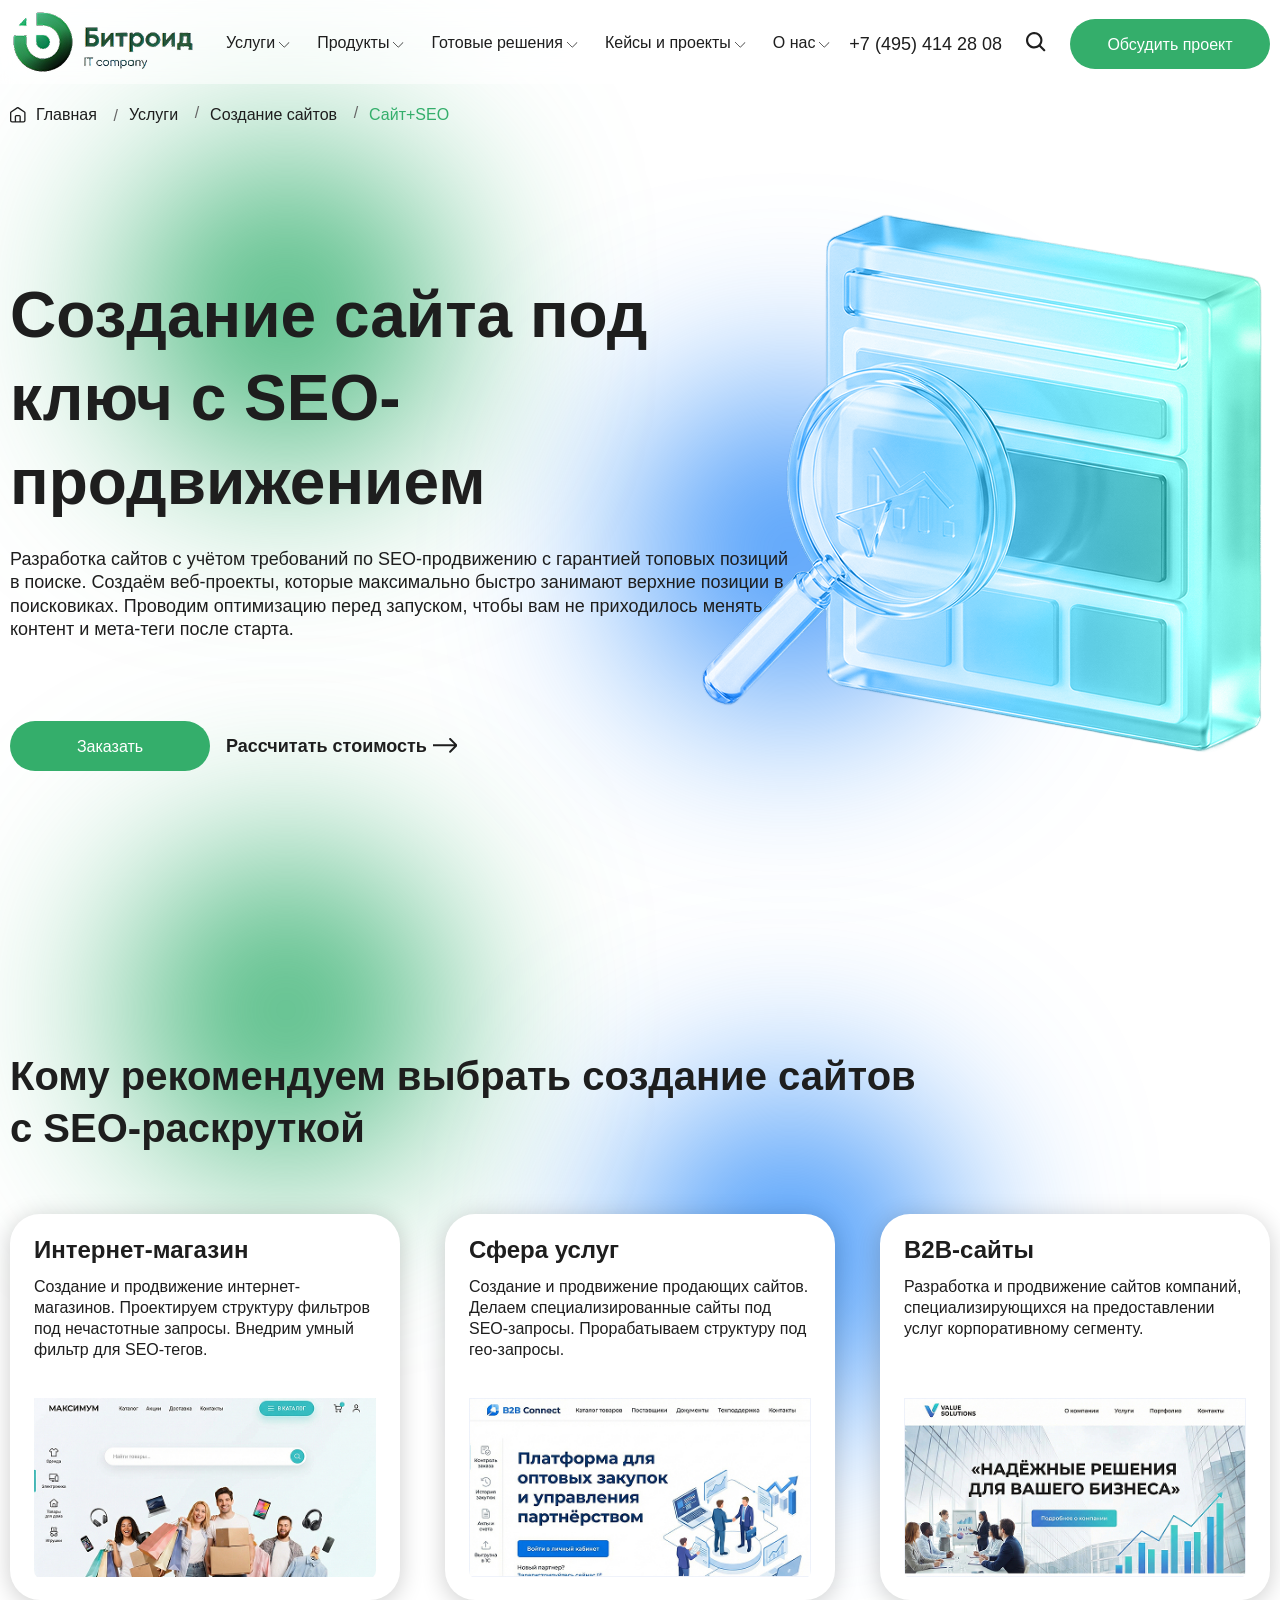
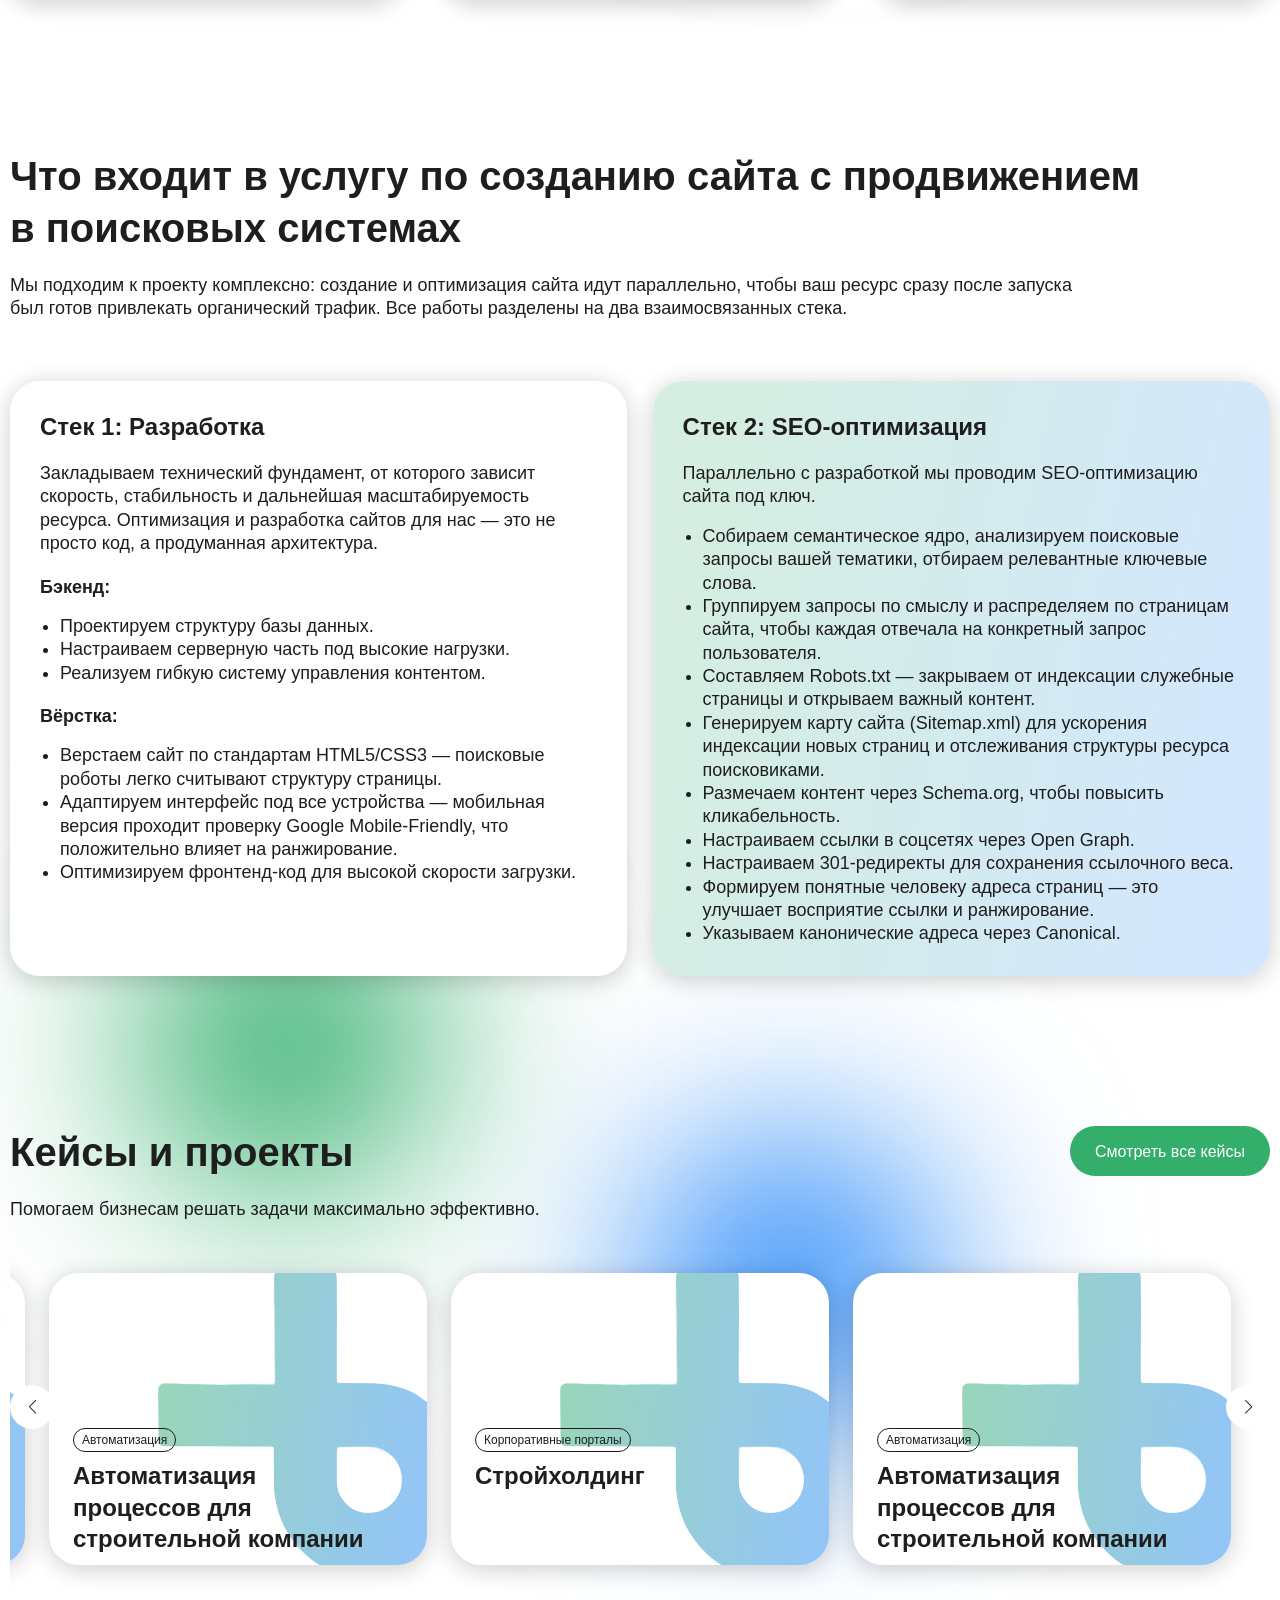
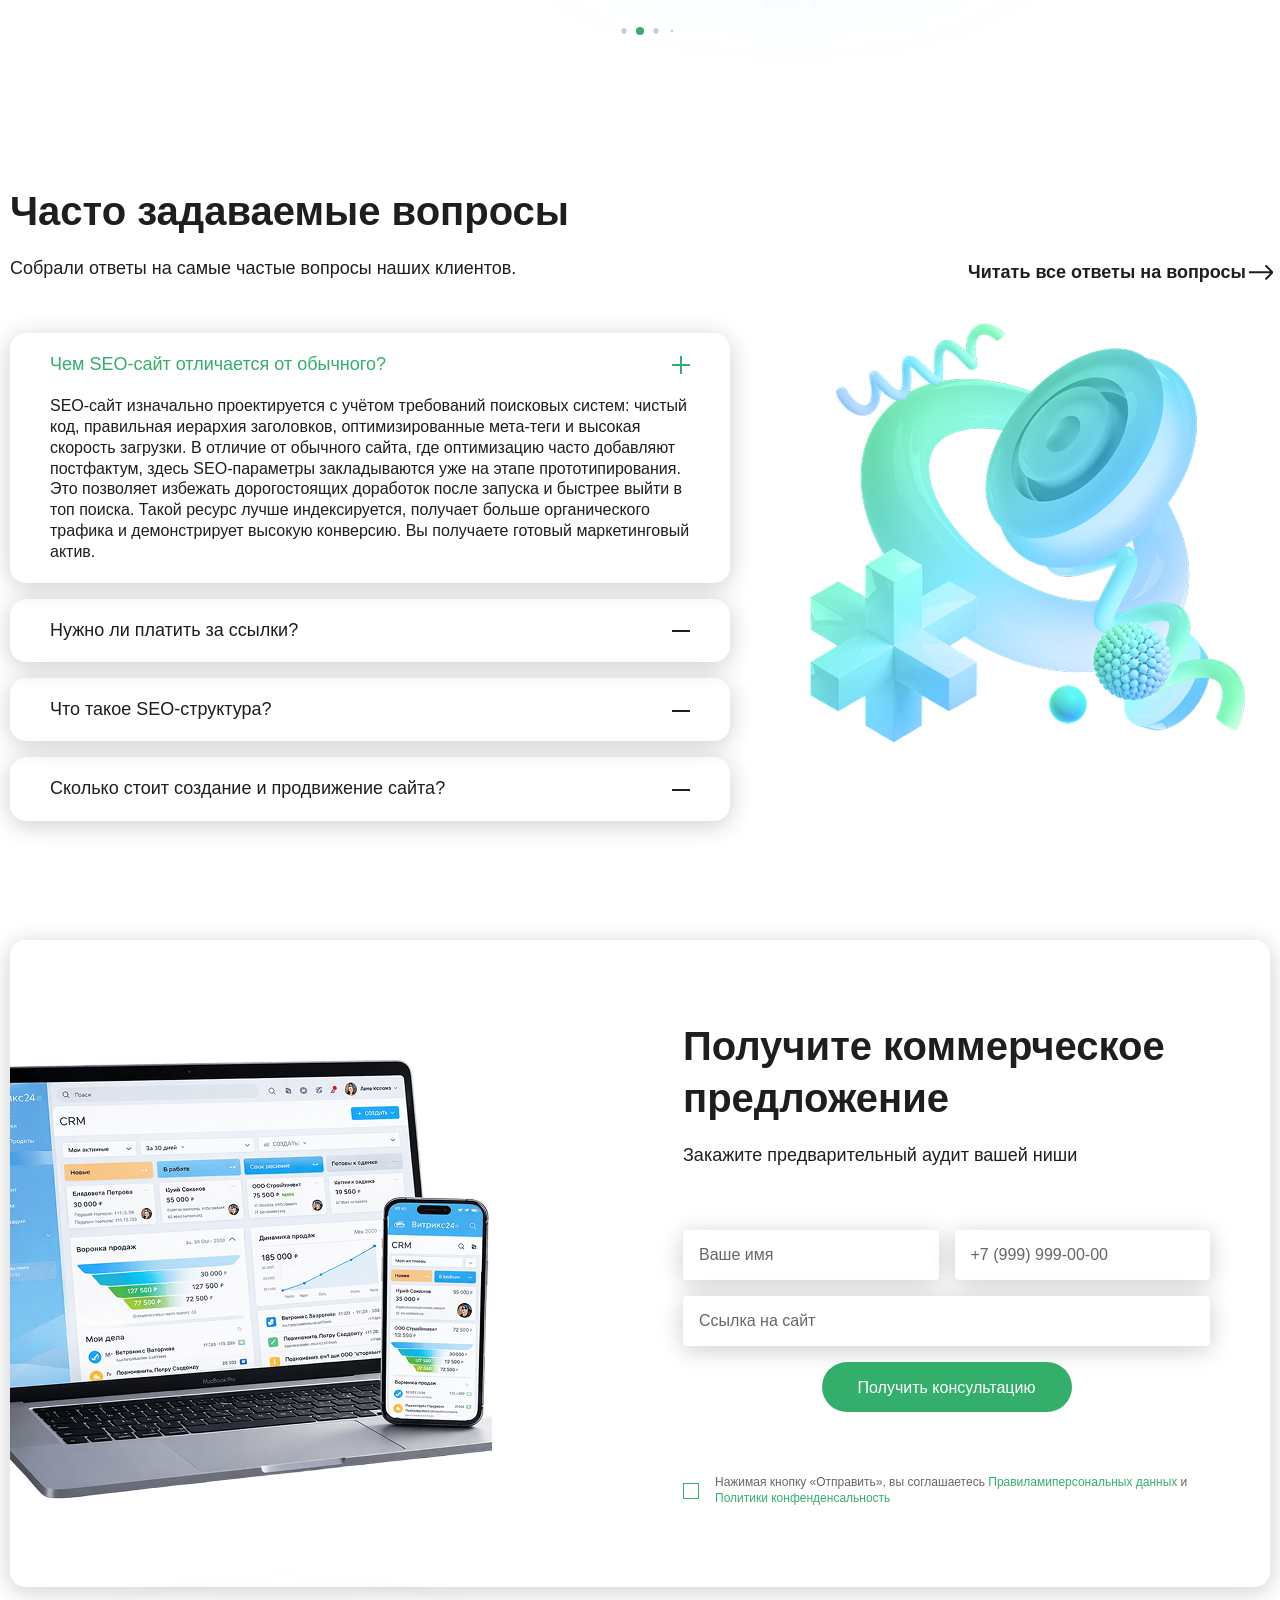
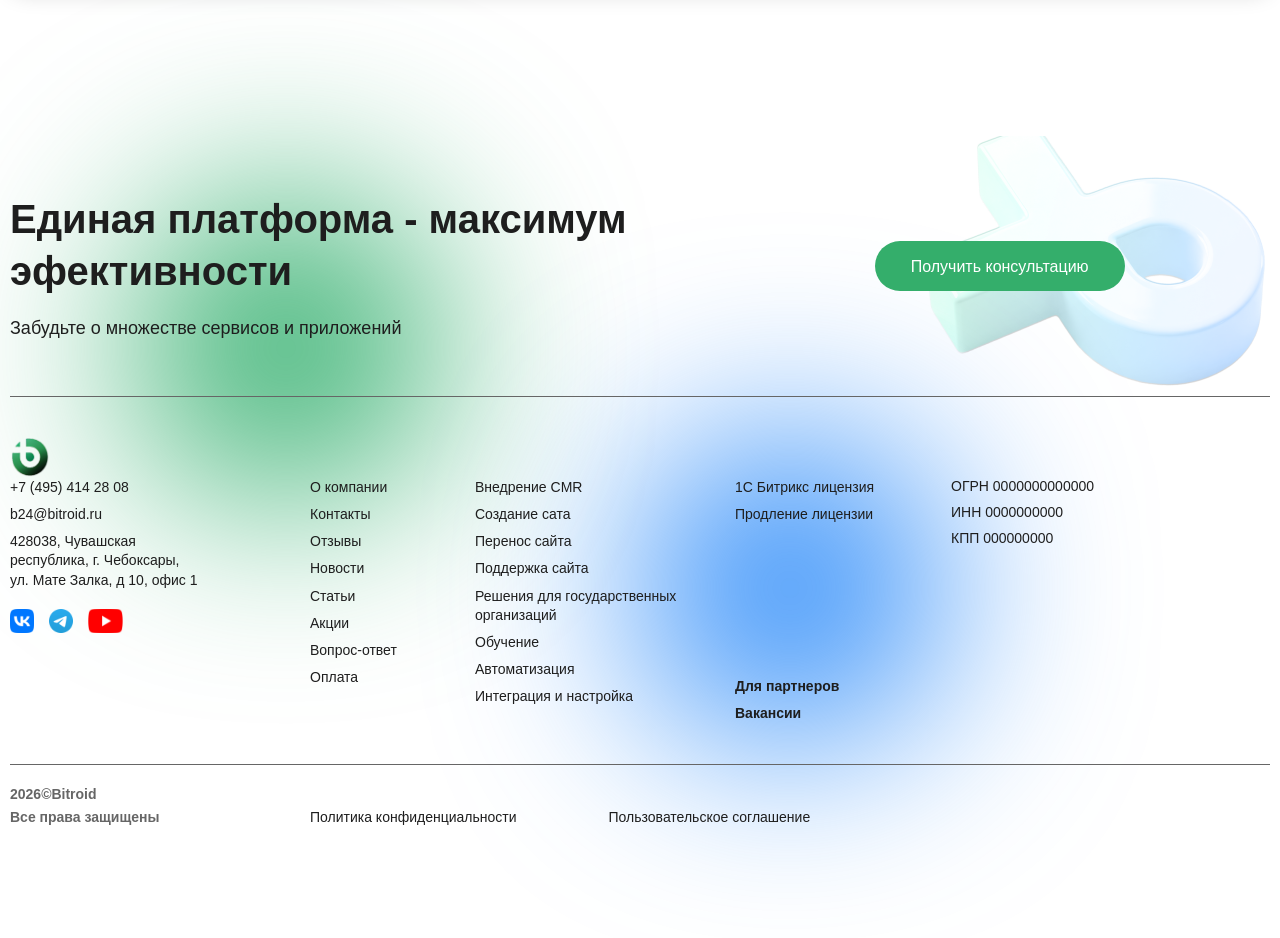
<file: index.html>
<!DOCTYPE html>
<html lang="ru">

<head>
    <meta charset="UTF-8">
    <meta http-equiv="X-UA-Compatible" content="IE=edge">
    <meta name="viewport" content="width=device-width, initial-scale=1.0">
    <meta name="robots" content="index, follow">
    <meta name="description" content="Создание сайта под ключ с SEO-продвижением">
    <meta name="keywords"
        content="битроид, bitroid, системный интегратор, внедрение CRM Битрикс24, стоимость внедрения crm, разработка сайта, создание сайта, создать сайт, seo продвижение, интеграция с 1С , продвинуть сайт, продвижение сайта, разработка приложений">
    <meta property="og:title" content="Создание сайта под ключ - Bitroid" />
    <meta property="og:description"
        content="Автоматизация бизнес-процессов,создание сайтов,внедрение CRM Битрикс24,разработка мобильных приложений и поддержка it-инфраструктуры. Лучшее решение Ваших задач - Битроид!" />
    <!-- <meta property="og:site_name" content="Bitroid" /> -->
    <meta property="og:image" content="img/logo.png" />
    <title>Создание сайта под ключ с SEO-продвижением</title>
    <link rel="stylesheet" type="text/css" href="css/reset.css">
    <link rel="stylesheet" type="text/css" href="css/swiper-bundle.min.css">
    <link rel="stylesheet" type="text/css" href="css/style.css">
    <link rel="stylesheet" type="text/css" href="css/media.css">
    <link rel="icon" type="image/png" href="img/favicon/favicon-96x96.png" sizes="96x96" />
    <link rel="icon" type="image/svg+xml" href="img/favicon/favicon.svg" />
    <link rel="shortcut icon" href="img/favicon/favicon.ico" />
    <link rel="apple-touch-icon" sizes="180x180" href="img/favicon/apple-touch-icon.png" />
    <meta name="apple-mobile-web-app-title" content="Битроид" />
    <link rel="manifest" href="img/favicon/site.webmanifest" />
</head>
<body>
    <header class="header">
        <div class="container">
            <div class="header__inner">
                <div class="header__inner-logo">
                    <a class="header__inner-logo_link" href="index.html">
                        <img src="img/logo.png" alt="logo_header">
                    </a>
                </div>
                <nav class="header__inner-header__menu">
                    <ul class="header__inner-header__menu-list">
                        <li class="header__menu-item">
                            <p class="header__menu-link">Услуги</p>
                            <ul class="dropdown__content-list">
                                <li class="dropdown__content-list-item">
                                    <a class="dropdown__content-list-link" href="#">Услуга 1</a>
                                </li>
                                <li class="dropdown__content-list-item">
                                    <a class="dropdown__content-list-link" href="#">Услуга 2</a>
                                </li>
                                <li class="dropdown__content-list-item">
                                    <a class="dropdown__content-list-link" href="#">Услуга 3</a>
                                </li>
                            </ul>
                        </li>
                        <li class="header__menu-item">
                            <p class="header__menu-link">Продукты</p>
                            <ul class="dropdown__content-list">
                                <li class="dropdown__content-list-item">
                                    <a class="dropdown__content-list-link" href="#">Продукт 1</a>
                                </li>
                                <li class="dropdown__content-list-item">
                                    <a class="dropdown__content-list-link" href="#">Продукт 2</a>
                                </li>
                                <li class="dropdown__content-list-item">
                                    <a class="dropdown__content-list-link" href="#">Продукт 3</a>
                                </li>
                                <li class="dropdown__content-list-item">
                                    <a class="dropdown__content-list-link" href="#">Продукт 4</a>
                                </li>
                                <li class="dropdown__content-list-item">
                                    <a class="dropdown__content-list-link" href="#">Продукт 5</a>
                                </li>
                            </ul>
                        </li>
                        <li class="header__menu-item">
                            <p class="header__menu-link">Готовые решения</p>
                            <ul class="dropdown__content-list">
                                <li class="dropdown__content-list-item">
                                    <a class="dropdown__content-list-link" href="#">Решение 1</a>
                                </li>
                                <li class="dropdown__content-list-item">
                                    <a class="dropdown__content-list-link" href="#">Решение 2</a>
                                </li>
                            </ul>
                        </li>
                        <li class="header__menu-item">
                            <p class="header__menu-link">Кейсы и проекты</p>
                            <ul class="dropdown__content-list">
                                <li class="dropdown__content-list-item">
                                    <a class="dropdown__content-list-link" href="#">Кейс 1</a>
                                </li>
                                <li class="dropdown__content-list-item">
                                    <a class="dropdown__content-list-link" href="#">Кейс 2</a>
                                </li>
                                <li class="dropdown__content-list-item">
                                    <a class="dropdown__content-list-link" href="#">Кейс 3</a>
                                </li>
                            </ul>
                        </li>
                        <li class="header__menu-item">
                            <p class="header__menu-link">О нас</p>
                            <ul class="dropdown__content-list">
                                <li class="dropdown__content-list-item">
                                    <a class="dropdown__content-list-link" href="#">Гарантии</a>
                                </li>
                                <li class="dropdown__content-list-item">
                                    <a class="dropdown__content-list-link" href="#">О компании</a>
                                </li>
                                <li class="dropdown__content-list-item">
                                    <a class="dropdown__content-list-link" href="#">Контакты</a>
                                </li>
                            </ul>
                        </li>
                    </ul>
                </nav>
                <div class="header__contacts">
                    <div class="header__contacts-tel">
                        <a class="header__phone" href="tel:+74954142808">+7 (495) 414 28 08</a>
                    </div>
                    <div class="header__contacts-search">
                        <div class="header__contacts-search_svg-box">
                            <svg class="header__contacts-search_svg">
                                <use xlink:href="sprite-icon.svg#header__search"></use>
                            </svg>
                        </div>
                        <div class="search">
                            <div id="search-menu" class="search_box">
                                <input class="search_txt" type="search" name="" placeholder="Поиск">
                                <a class="search_btn" href="#"></a>
                            </div>
                        </div>
                    </div>
                    <div class="header__button">
                        <button id="header__btn" class="button" type="button">Обсудить проект</button>
                    </div>

                    <div id="burger__menu-icon" class="burger__menu-icon-inner">
                        <div class="burger__menu-icon"></div>
                    </div>
                    <div class="burger__menu-body">
                        <nav class="burger__menu">
                            <ul class="burger__menu-list">
                                <li class="burger__menu-item">
                                    <a class="burger__menu-link" href="#">Услуги</a>
                                </li>
                                <li class="burger__menu-item">
                                    <a class="burger__menu-link" href="#">Продукты</a>
                                </li>
                                <li class="burger__menu-item">
                                    <a class="burger__menu-link" href="#">Готовые решения</a>
                                </li>
                                <li class="burger__menu-item">
                                    <a class="burger__menu-link" href="#">Кейсы и проекты</a>
                                </li>
                                <li class="burger__menu-item">
                                    <a class="burger__menu-link" href="#">О нас</a>
                                </li>
                            </ul>
                        </nav>

                    </div>
                    <div class="burger__menu-bg"></div>
                </div>
            </div>
        </div>
    </header>
    <main>
        <section class="section section__hero">
            <div class="container">
                <div class="breadcrumbs">
                    <div class="breadcrumbs__inner">
                        <ul class="breadcrumbs__list">
                            <li class="breadcrumbs__item">
                                <svg class="breadcrumbs__item_svg">
                                    <use xlink:href="sprite-icon.svg#breadcrumbs__home"></use>
                                </svg>
                                <a class="breadcrumbs__link" href="#">Главная</a>
                            </li>
                            <li class="breadcrumbs__item">
                                <a class="breadcrumbs__link" href="#">Услуги</a>
                            </li>
                            <li class="breadcrumbs__item">
                                <a class="breadcrumbs__link" href="#">Создание сайтов</a>
                            </li>
                            <li class="breadcrumbs__item">
                                <a class="breadcrumbs__link" href="#">Сайт+SEO</a>
                            </li>
                        </ul>
                    </div>
                </div>
                <div class="section__hero-screen">
                    <div class="section__hero-screen_content">
                        <div class="screen_content-text-block">
                            <h2 class="title">Создание сайта под ключ с SEO-продвижением </h2>
                            <p class="text section__hero-text">Разработка сайтов с учётом требований по SEO-продвижению
                                с гарантией топовых
                                позиций в поиске. Создаём веб-проекты, которые максимально быстро занимают верхние
                                позиции в поисковиках. Проводим оптимизацию перед запуском, чтобы вам не приходилось
                                менять контент и мета-теги после старта.</p>
                            <div class="hero-screen_nav">
                                <button class="button" type="button">Заказать</button>
                                <a class="hero-screen__link" href="#">Рассчитать стоимость</a>
                            </div>
                        </div>
                        <div class="screen_content-img-block">
                            <img data-speed="15" class="section__hero-img layer" src="img/hero_img.png" alt="img_1">
                        </div>
                    </div>
                    <div class="screen_content-back">
                        <span class="screen_content-back_1"></span>
                        <span class="screen_content-back_2"></span>
                    </div>
                </div>
            </div>
        </section>
        <section class="section section__about">
            <div class="container">
                <h3 class="subtitle">Кому рекомендуем выбрать создание сайтов <br> с SEO-раскруткой</h3>
                <div class="section__block-slider section__block">
                    <div class="swiper-wrapper section__about-cards">
                        <div class="swiper-slide section__about-card">
                            <div class="section__about-card-text_block">
                                <p class="text_block-title">Интернет-магазин</p>
                                <p class="text_block-text">Создание и продвижение интернет-магазинов. Проектируем
                                    структуру фильтров под нечастотные запросы. Внедрим умный фильтр для SEO-тегов.</p>
                            </div>
                            <div class="section__about-card-text_img">
                                <img src="img/about-card_1.jpg" alt="about-card_1">
                            </div>
                        </div>
                        <div class="swiper-slide section__about-card">
                            <div class="section__about-card-text_block">
                                <p class="text_block-title">Сфера услуг</p>
                                <p class="text_block-text">Создание и продвижение продающих сайтов. Делаем
                                    специализированные сайты под SEO-запросы. Прорабатываем структуру под гео-запросы.
                                </p>
                            </div>
                            <div class="section__about-card-text_img">
                                <img src="img/about-card_2.jpg" alt="about-card_2">
                            </div>
                        </div>
                        <div class="swiper-slide section__about-card">
                            <div class="section__about-card-text_block">
                                <p class="text_block-title">B2B-сайты</p>
                                <p class="text_block-text">Разработка и продвижение сайтов компаний, специализирующихся
                                    на предоставлении услуг корпоративному сегменту.</p>
                            </div>
                            <div class="section__about-card-text_img">
                                <img src="img/about-card_3.jpg" alt="about-card_3">
                            </div>
                        </div>
                    </div>
                    <div class="swiper-pagination"></div>
                </div>
                <div class="screen_content-back">
                    <span class="screen_content-back_1"></span>
                    <span class="screen_content-back_2"></span>
                </div>
            </div>
        </section>
        <section class="section">
            <div class="container">
                <h3 class="subtitle">Что входит в услугу по созданию сайта с продвижением <br> в поисковых системах</h3>
                <p class="text__description">Мы подходим к проекту комплексно: создание и оптимизация сайта идут
                    параллельно, чтобы ваш ресурс
                    сразу после запуска был готов привлекать органический трафик. Все работы разделены на два
                    взаимосвязанных стека.</p>
                <div class="section__block-slider section__block">
                    <div class="swiper-wrapper section__about-cards">
                        <div class="swiper-slide section__servisec__card">
                            <p class="text_block-title">Стек 1: Разработка</p>
                            <p class="text__description-card">Закладываем технический фундамент, от которого зависит
                                скорость, стабильность и дальнейшая масштабируемость ресурса. Оптимизация
                                и разработка сайтов для нас — это не просто код, а продуманная архитектура.</p>
                            <div class="servisec__card-text__block">
                                <p class="servisec__card-text__block-subtitle">Бэкенд:</p>
                                <ul class="servisec__card-list">
                                    <li>
                                        <p>Проектируем структуру базы данных.</p>
                                    </li>
                                    <li>
                                        <p>Настраиваем серверную часть под высокие нагрузки.</p>
                                    </li>
                                    <li>
                                        <p>Реализуем гибкую систему управления контентом.</p>
                                    </li>
                                </ul>
                            </div>
                            <div class="servisec__card-text__block">
                                <p class="servisec__card-text__block-subtitle">Вёрстка:</p>
                                <ul class="servisec__card-list">
                                    <li>
                                        <p>Верстаем сайт по стандартам HTML5/CSS3 — поисковые роботы легко считывают
                                            структуру страницы.</p>
                                    </li>
                                    <li>
                                        <p>Адаптируем интерфейс под все устройства — мобильная версия проходит
                                            проверку Google Mobile-Friendly, что положительно влияет на
                                            ранжирование.</p>
                                    </li>
                                    <li>
                                        <p>Оптимизируем фронтенд-код для высокой скорости загрузки.</p>
                                    </li>
                                </ul>
                            </div>
                        </div>
                        <div class="swiper-slide section__servisec__card acsent">
                            <p class="text_block-title">Стек 2: SEO-оптимизация</p>
                            <p class="text__description-card">Параллельно с разработкой мы проводим SEO-оптимизацию
                                сайта под ключ.</p>
                            <ul class="servisec__card-list">
                                <li>
                                    <p>Собираем семантическое ядро, анализируем поисковые запросы вашей
                                        тематики, отбираем релевантные ключевые слова.</p>
                                </li>
                                <li>
                                    <p>Группируем запросы по смыслу и распределяем по страницам сайта, чтобы
                                        каждая отвечала на конкретный запрос пользователя.</p>
                                </li>
                                <li>
                                    <p>Составляем Robots.txt — закрываем от индексации служебные страницы и
                                        открываем важный контент.</p>
                                </li>
                                <li>
                                    <p>Генерируем карту сайта (Sitemap.xml) для ускорения индексации новых
                                        страниц и отслеживания структуры ресурса поисковиками.</p>
                                </li>
                                <li>
                                    <p>Размечаем контент через Schema.org, чтобы повысить кликабельность.
                                    </p>
                                </li>
                                <li>
                                    <p>Настраиваем ссылки в соцсетях через Open Graph.</p>
                                </li>
                                <li>
                                    <p>Настраиваем 301-редиректы для сохранения ссылочного веса.</p>
                                </li>
                                <li>
                                    <p>Формируем понятные человеку адреса страниц — это улучшает восприятие
                                        ссылки и ранжирование.</p>
                                </li>
                                <li>
                                    <p>Указываем канонические адреса через Canonical.</p>
                                </li>
                            </ul>
                        </div>
                    </div>
                    <div class="swiper-pagination"></div>
                </div>
            </div>
        </section>
        <section class="section">
            <div class="container">
                <div class="section__progect">
                    <div class="section__progect-title">
                        <h3 class="subtitle">Кейсы и проекты</h3>
                        <p class="text__description">Помогаем бизнесам решать задачи максимально эффективно.</p>
                    </div>
                    <div class="button__link-box">
                        <a class="button__link" href="#">
                            <button class="button" type="button">Смотреть все кейсы</button>
                        </a>
                    </div>
                    <div class="section__progect-slider">
                        <div class="swiper-wrapper">
                            <div class="swiper-slide progect-slide slider__progect">
                                <img class="slider__img" src="img/2.png" alt="slider_element">
                                <div class="slide__description">
                                    <p class="slide__description-servise">Автоматизация</p>
                                    <p class="slide__description-title">Автоматизация процессов для строительной
                                        компании
                                    </p>
                                    <p class="slide__description-text">Ускорили выполнение задач строительной компании
                                        на 20%.</p>
                                    <a class="slide__description-more" href="#">Читать кейс</a>
                                </div>
                            </div>
                            <div class="swiper-slide progect-slide slider__progect">
                                <img class="slider__img" src="img/2.png" alt="slider_element">
                                <div class="slide__description">
                                    <p class="slide__description-servise">Корпоративные порталы</p>
                                    <p class="slide__description-title">Стройхолдинг</p>
                                    <p class="slide__description-text">Ускорили выполнение задач строительной компании
                                        на 20%.</p>
                                    <a class="slide__description-more" href="#">Читать кейс</a>
                                </div>
                            </div>
                            <div class="swiper-slide progect-slide slider__progect">
                                <img class="slider__img" src="img/2.png" alt="slider_element">
                                <div class="slide__description">
                                    <p class="slide__description-servise">Автоматизация</p>
                                    <p class="slide__description-title">Автоматизация процессов для строительной
                                        компании
                                    </p>
                                    <p class="slide__description-text">Ускорили выполнение задач строительной компании
                                        на 20%.</p>
                                    <a class="slide__description-more" href="#">Читать кейс</a>
                                </div>
                            </div>
                            <div class="swiper-slide progect-slide slider__progect">
                                <img class="slider__img" src="img/2.png" alt="slider_element">
                                <div class="slide__description">

                                    <p class="slide__description-servise">Автоматизация</p>

                                    <p class="slide__description-title">Автоматизация процессов для строительной
                                        компании
                                    </p>
                                    <p class="slide__description-text">Ускорили выполнение задач строительной компании
                                        на 20%.</p>
                                    <a class="slide__description-more" href="#">Читать кейс</a>
                                </div>
                            </div>
                            <div class="swiper-slide progect-slide slider__progect">
                                <img class="slider__img" src="img/2.png" alt="slider_element">
                                <div class="slide__description">

                                    <p class="slide__description-servise">Автоматизация</p>

                                    <p class="slide__description-title">Автоматизация процессов для строительной
                                        компании
                                    </p>
                                    <p class="slide__description-text">Ускорили выполнение задач строительной компании
                                        на 20%.</p>
                                    <a class="slide__description-more" href="#">Читать кейс</a>
                                </div>
                            </div>
                        </div>
                        <div class="swiper-button-prev"></div>
                        <div class="swiper-button-next"></div>
                        <div class="swiper-pagination"></div>
                    </div>
                </div>
                <div class="screen_content-back">
                    <span class="screen_content-back_1"></span>
                    <span class="screen_content-back_2"></span>
                </div>
            </div>
        </section>
        <section class="section">
            <div class="container">
                <div class="section__faq">
                    <div class="section__faq-title">
                        <h3 class="subtitle">Часто задаваемые вопросы</h3>
                        <p class="text__description">Собрали ответы на самые частые вопросы наших клиентов.</p>
                    </div>
                    <div class="section__faq-link">
                        <a class="hero-screen__link faq__link" href="#">Читать все ответы на вопросы</a>
                    </div>
                    <div class="section__faq-accordion">
                        <ul class="accordion">
                            <li class="accordion__item active">
                                <div class="accordion__header">Чем SEO-сайт отличается от обычного?</div>
                                <div class="accordion__body">SEO-сайт изначально проектируется с учётом требований
                                    поисковых систем: чистый код, правильная иерархия заголовков, оптимизированные
                                    мета-теги и высокая скорость загрузки. В отличие от обычного сайта, где оптимизацию
                                    часто добавляют постфактум, здесь SEO-параметры закладываются уже на этапе
                                    прототипирования. Это позволяет избежать дорогостоящих доработок после запуска и
                                    быстрее выйти в топ поиска. Такой ресурс лучше индексируется, получает больше
                                    органического трафика и демонстрирует высокую конверсию. Вы получаете готовый
                                    маркетинговый актив.</div>
                            </li>
                            <li class="accordion__item">
                                <div class="accordion__header">Нужно ли платить за ссылки?</div>
                                <div class="accordion__body">SEO-сайт изначально проектируется с учётом требований
                                    поисковых систем: чистый код, правильная иерархия заголовков, оптимизированные
                                    мета-теги и высокая скорость загрузки. В отличие от обычного сайта, где оптимизацию
                                    часто добавляют постфактум, здесь SEO-параметры закладываются уже на этапе
                                    прототипирования. Это позволяет избежать дорогостоящих доработок после запуска и
                                    быстрее выйти в топ поиска. Такой ресурс лучше индексируется, получает больше
                                    органического трафика и демонстрирует высокую конверсию. Вы получаете готовый
                                    маркетинговый актив.</div>
                            </li>
                            <li class="accordion__item">
                                <div class="accordion__header">Что такое SEO-структура?</div>
                                <div class="accordion__body">SEO-сайт изначально проектируется с учётом требований
                                    поисковых систем: чистый код, правильная иерархия заголовков, оптимизированные
                                    мета-теги и высокая скорость загрузки. В отличие от обычного сайта, где оптимизацию
                                    часто добавляют постфактум, здесь SEO-параметры закладываются уже на этапе
                                    прототипирования. Это позволяет избежать дорогостоящих доработок после запуска и
                                    быстрее выйти в топ поиска. Такой ресурс лучше индексируется, получает больше
                                    органического трафика и демонстрирует высокую конверсию. Вы получаете готовый
                                    маркетинговый актив.</div>
                            </li>
                            <li class="accordion__item">
                                <div class="accordion__header">Сколько стоит создание и продвижение сайта?</div>
                                <div class="accordion__body">SEO-сайт изначально проектируется с учётом требований
                                    поисковых систем: чистый код, правильная иерархия заголовков, оптимизированные
                                    мета-теги и высокая скорость загрузки. В отличие от обычного сайта, где оптимизацию
                                    часто добавляют постфактум, здесь SEO-параметры закладываются уже на этапе
                                    прототипирования. Это позволяет избежать дорогостоящих доработок после запуска и
                                    быстрее выйти в топ поиска. Такой ресурс лучше индексируется, получает больше
                                    органического трафика и демонстрирует высокую конверсию. Вы получаете готовый
                                    маркетинговый актив.</div>
                            </li>
                        </ul>
                    </div>
                    <div class="section__faq-img">
                        <img data-speed="25" class="layer" src="img/faq_img.png" alt="faq_img">
                    </div>
                </div>
            </div>
        </section>
        <section class="section section__form">
            <div class="container">
                <div class="form">
                    <div class="form__boby-img">
                        <img src="img/form_img.png" alt="form_img">
                    </div>
                    <div class="form__boby">
                        <h3 class="subtitle">Получите коммерческое предложение</h3>
                        <p class="text__description">Закажите предварительный аудит вашей ниши</p>
                        <form class="form-item" action="https://jsonplaceholder.typicode.com/posts" autocomplete=""
                            method="post">
                            <input class="name input-ru form__input" required type="text" maxlength="50"
                                name="user_name" placeholder="Ваше имя">
                            <input class="input__phone form__input" required type="tel" name="user_phone"
                                placeholder="+7 (999) 999-00-00">
                            <input class="form__input side" required type="text" name="message"
                                placeholder="Ссылка на сайт"></input>
                            <div class="form__btn">
                                <button id="form__btn-send" class="button form__btn-sent" type="submit">Получить
                                    консультацию</button>
                            </div>
                            <div class="policy__block">
                                <input id="checkbox__policy" class="checkbox__policy" type="checkbox" name="policy">
                                <label class="checkbox__policy-ladel" for="checkbox__policy">Нажимая кнопку «Отправить»,
                                    вы соглашаетесь <a class="policy__link" href="#">Правиламиперсональных
                                        данных</a> и <a class="policy__link" href="#">Политики
                                        конфенденсальность</a></label>
                            </div>
                        </form>
                    </div>
                </div>
            </div>
        </section>
        <div class="form__poppup">
            <div class="form__body">
                <div class="close__btn"></div>
                <h3 class="subtitle subtitle__poppup">Получите персональную консультацию</h3>
                <p class="text__description">Заполните форму и мы свяжемся с вами в ближайшее время</p>
                <form class="form__poppup-body" action="https://jsonplaceholder.typicode.com/posts" autocomplete=""
                    method="post">
                    <input class="name input-ru form__input form__input-poppup" required type="text" maxlength="50"
                        name="user_name" placeholder="Ваше имя">
                    <input class="input__phone form__input form__input-poppup" required type="tel" name="user_phone"
                        placeholder="+7 (999) 999-00-00">
                    <button id="form__btn-send" class="button form__btn-sent" type="submit">Получить
                        консультацию</button>
                    <div class="policy__block policy__block-poppup">
                        <input id="checkbox__policy-form" class="checkbox__policy" type="checkbox" name="policy">
                        <label class="checkbox__policy-ladel" for="checkbox__policy-form">Нажимая кнопку «Отправить»,
                            вы соглашаетесь <a class="policy__link" href="#">Правиламиперсональных
                                данных</a> и <a class="policy__link" href="#">Политики
                                конфенденсальность</a></label>
                    </div>
            </div>
        </div>
    </main>
    <footer class="footer__block">
        <div class="container">
            <div class="footer__platform">
                <div class="footer__platform-text">
                    <h3 class="subtitle">Единая платформа - максимум эфективности</h3>
                    <p class="text__description">Забудьте о множестве сервисов и приложений</p>
                </div>
                <div class="footer__platform-img">
                    <button class="button form__btn-sent" type="button">Получить
                        консультацию</button>
                    <img data-speed="10" class="layer" src="img/footer_img.png" alt="logo">
                </div>
            </div>
            <nav class="footer">
                <div class="footer_logo">
                    <a id="footer__logo" class="footer__logo" href="#">
                        <img src="img/footer_logo.png" alt="logo">
                    </a>
                </div>
                <div class="footer__contacts">
                    <ul class="footer__menu-list footer__menu-contacts">
                        <li class="footer__menu-item">
                            <a class="footer__menu-link" href="tel:+74954142808">+7 (495) 414 28 08</a>
                        </li>
                        <li class="footer__menu-item">
                            <a class="footer__menu-link" href="mailto:b24@bitroid.ru">b24@bitroid.ru</a>
                        </li>
                        <li class="footer__menu-item">
                            <a class="footer__menu-link" href="https://yandex.ru/maps/?rtext=~56.119674%2C47.181890"
                                target="_blank">428038, Чувашская республика, г. Чебоксары, ул. Мате Залка, д 10, офис
                                1</a>
                        </li>
                    </ul>
                    <div class="social">
                        <a class="social__link" href="https://vk.ru" target="_blank">
                            <img src="img/icon_vk.svg">
                        </a>
                        <a class="social__link" href="https://t.me/+74954142808" target="_blank">
                            <img src="img/icon_tg.svg">
                        </a>
                        <a class="social__link" href="https://youtube.com" target="_blank">
                            <img src="img/icon_yt.svg">
                        </a>
                    </div>
                </div>
                <div class="footer__menu-nav">
                    <ul class="footer__menu-list footer__menu-list-nav">
                        <li class="footer__menu-item">
                            <a class="footer__menu-link" href="#">О компании</a>
                        </li>
                        <li class="footer__menu-item">
                            <a class="footer__menu-link" href="#">Контакты</a>
                        </li>
                        <li class="footer__menu-item">
                            <a class="footer__menu-link" href="#">Отзывы</a>
                        </li>
                        <li class="footer__menu-item">
                            <a class="footer__menu-link" href="#">Новости</a>
                        </li>
                        <li class="footer__menu-item">
                            <a class="footer__menu-link" href="#">Статьи</a>
                        </li>
                        <li class="footer__menu-item">
                            <a class="footer__menu-link" href="#">Акции</a>
                        </li>
                        <li class="footer__menu-item">
                            <a class="footer__menu-link" href="#">Вопрос-ответ</a>
                        </li>
                        <li class="footer__menu-item">
                            <a class="footer__menu-link" href="#">Оплата</a>
                        </li>
                    </ul>
                </div>
                <div class="footer__menu-service">
                    <ul class="footer__menu-list footer__menu-list-service">
                        <li class="footer__menu-item">
                            <a class="footer__menu-link" href="#">Внедрение CMR</a>
                        </li>
                        <li class="footer__menu-item">
                            <a class="footer__menu-link" href="#">Создание сата</a>
                        </li>
                        <li class="footer__menu-item">
                            <a class="footer__menu-link" href="#">Перенос сайта</a>
                        </li>
                        <li class="footer__menu-item">
                            <a class="footer__menu-link" href="#">Поддержка сайта</a>
                        </li>
                        <li class="footer__menu-item">
                            <a class="footer__menu-link" href="#">Решения для государственных организаций</a>
                        </li>
                        <li class="footer__menu-item">
                            <a class="footer__menu-link" href="#">Обучение</a>
                        </li>
                        <li class="footer__menu-item">
                            <a class="footer__menu-link" href="#">Автоматизация</a>
                        </li>
                        <li class="footer__menu-item">
                            <a class="footer__menu-link" href="#">Интеграция и настройка</a>
                        </li>
                    </ul>
                </div>
                <div class="footer__menu-products">
                    <ul class="footer__menu-list footer__menu-list-product">
                        <li class="footer__menu-item">
                            <a class="footer__menu-link" href="#">1C Битрикс лицензия</a>
                        </li>
                        <li class="footer__menu-item">
                            <a class="footer__menu-link" href="#">Продление лицензии</a>
                        </li>
                    </ul>
                </div>
                <div class="footer__menu-ofer">
                    <ul class="footer__menu-list footer__menu-list-ofer">
                        <li class="footer__menu-item">
                            <a class="footer__menu-link" href="#">Для партнеров</a>
                        </li>
                        <li class="footer__menu-item">
                            <a class="footer__menu-link" href="#">Вакансии</a>
                        </li>
                    </ul>
                </div>
                <div class="footer__menu-info">
                    <ul class="footer__menu-list footer__menu-list-info">
                        <li class="footer__menu-item">
                            <p class="footer__menu-text">ОГРН 0000000000000</p>
                        </li>
                        <li class="footer__menu-item">
                            <p class="footer__menu-text">ИНН 0000000000</p>
                        </li>
                        <li class="footer__menu-item">
                            <p class="footer__menu-text">КПП 000000000</p>
                        </li>
                    </ul>
                </div>
            </nav>
            <div class="footer__copyright">
                <div class="copyright">
                    <ul>
                        <li>
                            <p class="footer__copyright-text">2026&copy;Bitroid</p>
                        </li>
                        <li>
                            <p class="footer__copyright-text">Все права защищены</p>
                        </li>
                    </ul>
                </div>
                <div class="footer__policy">
                    <ul>
                        <li>
                            <a class="footer__menu-link" href="#">Политика конфиденциальности</a>
                        </li>
                        <li>
                            <a class="footer__menu-link" href="#">Пользовательское соглашение</a>
                        </li>
                    </ul>
                </div>
            </div>
            <div class="screen_content-back">
                <span class="screen_content-back_1"></span>
                <span class="screen_content-back_2"></span>
            </div>
            <a class="back-to-top" href="#"></a>
        </div>
    </footer>
    <script src="js/jquery.js"></script>
    <script src="js/jquery.maskedinput.min.js"></script>
    <script src="js/swiper-bundle.min.js"></script>
    <script src="js/main.js"></script>
</body>

</html>
</file>
<file: css/style.css>
*,
*::after,
*::before {
    margin: 0;
    padding: 0;
    box-sizing: border-box;
}

ul,
li,
ol {
    list-style: none;
}

a {
    text-decoration: none;
}

:root {
    --black: #1E1E1E;
    --green: #34AE6B;
    --white: #ffffff;
    --grey: #666666;
    --hover: #2587F9;
}

body {
    margin: 0;
    padding: 0;
    font-family: "Roboto", sans-serif;
    font-weight: 400;
    color: var(--black);
    font-size: 18px;
    box-sizing: border-box;
    overflow-x: hidden;
}

body.lock{
    overflow-y: hidden;
}

.container{
    margin: 0 auto;
    max-width: 1320px;
    padding: 0 10px;
}

.title{
    font-size: 64px;
    font-weight: 600;
    line-height: 130%;
}

.subtitle{
    font-size: 40px;
    font-weight: 600;
    line-height: 130%;
}

.text{
    font-size: 18px;
    line-height: 130%;
}

.button{
    width: 200px;
    height: 50px;
    padding: 16px;
    background-color: var(--green);
    border-radius: 40px;
    border: 0px transparent;
    color: var(--white);
    font-family: "Roboto", sans-serif;
    font-size: 16px;
    font-weight: 400;
    line-height: 130%;
    z-index: 1;
    cursor: pointer;
    transition: all .5s ease;
}

.button:hover{
    background-color: var(--hover);
}

.header{
    position: fixed;
    top: 0;
    left: 0;
    right: 0;
    max-height: 84px;
    background-color: rgba(255, 255, 255, 0.5);
    backdrop-filter: blur(15px);
    -webkit-backdrop-filter: blur(15px);
    z-index: 47;
    transform: translateY(0);
    transition: all .5s linear;
}

.header.out {
    transform: translateY(-100%);
}

.header__inner{
    display: flex;
    align-items: center;
    justify-content: space-between;
    padding: 10px 0;
}

.header__inner-logo{
    max-width: 200px;
    width: 100%;
    height: 100%;
}

.header__inner-header__menu-list{
    display: flex;
}

.header__menu-item{
    position: relative;
    padding-right: 18px;
    cursor: pointer;
}

.header__menu-link::before{
    content: '';
    position: absolute;
    display: block;
    right: 0;
    top: 50%;
    width: 8px;
    height: 8px;
    border-top: 1px solid var(--black);
    border-left: 1px solid var(--black);
    border-radius: 1px;
    pointer-events: none;
    transform: rotate(-135deg) translate(83%, -3%) scale(1);
    transition: all .27s ease-in-out;
}

.header__menu-item+.header__menu-item {
    margin-left: 24px;
}

.header__menu-item.active .header__menu-link::before{
     transform: rotate(45deg) translate(-30%, -3%) scale(1);
}

.header__menu-link,
.dropdown__content-list-link {
    color: var(--black);
    font-size: 16px;
    line-height: 130%;
    transition: all .5s ease;
}

.header__menu-link:hover,
.dropdown__content-list-link:hover {
    color: var(--hover);
}

.header__menu-link:hover::before{
    border-top: 1px solid var(--hover);
    border-left: 1px solid var(--hover);
} 

.dropdown__content-list-item:not(:last-child){
    padding-bottom: 10px;
}

.dropdown__content-list{    
    text-align: center;
    line-height: 130%;
    position: absolute;
    top: 115%;
    right: 50%;
    padding: 10px;
    background-color: rgba(255, 255, 255, 0.9);
    backdrop-filter: blur(15px);
    -webkit-backdrop-filter: blur(15px);
    border-radius: 15px;
    max-width: 200px;
    width: 200px;
    box-shadow: 0px 4px 25px 0px rgba(1, 8, 3, 0.2);
    transform: translateX(50%);
}

.header.out .dropdown__content-list {
    display: none;
}

.header__contacts{
    display: flex;
    gap: 24px;
    align-items: center;
}

.header__phone{
    font-size: 18px;
    color: var(--black);
    transition: all .7s ease;
}

.header__phone:hover{
    color: var(--hover);
}

.header__contacts-search{
    position: relative;
}

.header__contacts-search_svg{
    width: 20px;
    height: 20px;
    cursor: pointer;
}

.search{
    display: none;
    position: absolute;
    top: 170%;
    left: -150px;
}

.search.open{
    display: block;
}

.search_box {
    position: relative;
    width: 300px;
    height: 45px;
    transition: all .5s ease;
}

.search.open{
    display: block;
}

input.search_txt {
    width: 100%;
    height: 100%;
    font-family: "Roboto", sans-serif;
    font-size: 16px;
    color: var(--black);
    line-height: 130%;
    background-color: rgba(255, 255, 255, 0.9);
    backdrop-filter: blur(15px);
    -webkit-backdrop-filter: blur(15px);
    border-radius: 15px;
    border: none;
    padding: 10px 45px 10px 15px;
    box-shadow: 0px 4px 25px 0px rgba(1, 8, 3, 0.2);

}

input.search_txt::placeholder {
    font-family: "Roboto", sans-serif;
    font-size: 16px;
    line-height: 130%;
    color: var(--grey)
}

.search_btn {
    position: absolute;
    max-width: 18px;
    max-height: 18px;
    width: 100%;
    height: 100%;
    right: 10px;
    top: 50%;
    background-image: url(../img/search.svg);
    background-position: center;
    background-repeat: no-repeat;
    background-size: cover;
    transform: translateY(-50%);
}

input[type="search"]::-webkit-search-cancel-button {
    -webkit-appearance: none;
    background-color: var(--white);
    mask-image: url(../img/close.svg);
    mask-size: contain;
    mask-repeat: no-repeat;
    -webkit-mask-image: url(../img/close.svg);
    -webkit-mask-size: contain;
    -webkit-mask-repeat: no-repeat;
    background-size: 10px 10px;
    height: 10px;
    width: 10px;
    opacity: 1;
    cursor: pointer;
    transition: all .5s ease;
}

input[type="search"]::-webkit-search-cancel-button:hover{
    opacity: .5;
}

.burger__menu-icon-inner{
    display: none;
    width: 40px;
    height: 40px;
    position: relative;
    cursor: pointer;
    z-index: 7;
    transform: translateX(5px);
}

.burger__menu-icon{
    position: absolute;
    width: 18px;
    height: 3px;
    top: 50%;
    left: 50%;
    background-color: var(--black);
    transform: translate(-50%, 0);
    transition: all .7s ease;
}

.burger__menu-icon::after,
.burger__menu-icon::before{
    position: absolute;
    content: '';
    width: 18px;
    height: 2px;
    right: 0;
    background-color: var(--black);
    transition: all .7s ease;
}

.burger__menu-icon::after{
    top: -7px;  
}

.burger__menu-icon::before{
    top: 7px;
}

.burger__menu-icon-inner:hover .burger__menu-icon,
.burger__menu-icon-inner:hover .burger__menu-icon::after,
.burger__menu-icon-inner:hover .burger__menu-icon::before{
    background-color: var(--hover);
}

.burger__menu-icon.close{
    background-color: transparent;
}

.burger__menu-icon.close::after,
.burger__menu-icon.close::before{
    width: 30px;
    background-color: var(--black);
}

.burger__menu-icon.close::after{
    transform: rotate(-45deg);
    top: -50%; 
}

.burger__menu-icon.close::before{
    transform: rotate(45deg);
    top: -50%;
}

.burger__menu-icon-inner:hover .burger__menu-icon.close {
    background-color: transparent;
}

.burger__menu-body{
    position: fixed;
    top: 0;
    right: 0;
    padding: 14px;
    background: var(--white);
    width: 50%;
    height: 100vh;
    transform: translateX(100%);
    transition: all .7s ease;
    z-index: 2;
}

.burger__menu-body.open{
    transform: translateX(0%);
}

.burger__menu{
    display: flex;
    height: 100%;
    justify-content: center;
    align-items: center;
}

.burger__menu-list .burger__menu-item+.burger__menu-item{
    padding-top: 14px;
}

.burger__menu-link{
    color: var(--black);
    line-height: 130%;
}

.burger__menu-bg{
    position: absolute;
    top: 0;
    left: 0;
    width: 100vw;
    height: 100vh;
    background-color: rgba(40, 40, 40, .8);
    opacity: 0;
    z-index: 0;
    visibility: hidden;
    transition: all .7s ease;
}

.burger__menu-bg.open{
    opacity: 1;
    visibility: visible;
}

.section,
.footer__block{
    margin-top: 150px;
}

.section__hero{
    height: calc(100vh - 84px);
    margin-top: 84px;
}

.breadcrumbs{
    padding: 21px 0;
}

.breadcrumbs__list{
    display: flex;
    align-items: center;
}

.breadcrumbs__item:first-child{
    display: flex;
    align-items: center;
    gap: 10px;
}

.breadcrumbs__item+.breadcrumbs__item{
    margin-left: 32px;
}

.breadcrumbs__item_svg{
    width: 16px;
    height: 16px;
}

.breadcrumbs__link{
    position: relative;
    font-size: 16px;
    font-weight: 400;
    line-height: 130%;
    color: var(--black);
    transition: all .7s ease;
}

.breadcrumbs__item:last-child .breadcrumbs__link{
    color: var(--green);
}

.breadcrumbs__item:not(:last-child) .breadcrumbs__link::before{
    content: '/';
    position: absolute;
    bottom: -1px;
    right: -21px;
    color: var(--grey);
}

.breadcrumbs__item:hover .breadcrumbs__link{
    color: var(--hover);
}

.fancybox-caption__body{
    font-variant-numeric: lining-nums proportional-nums;
}

.section__hero-screen_content{
    display: flex;
    align-items: center;
    height: calc(100vh - 148px);
}

.screen_content-text-block{
    max-width: 790px;
}

.section__hero-text{
    padding-top: 24px;
}

.hero-screen_nav{
    padding-top: 80px;
    display: flex;
    gap: 16px;
    align-items: center;
}

.hero-screen__link{
    display: block;
    position: relative;
    font-size: 18px;
    font-weight: 600;
    color: var(--black);
    line-height: 130%;
    transition: all .5s ease;
}

.hero-screen__link::after{
    content: '';
    position: absolute;
    width: 24px;
    height: 15px;
    top: 16%;
    right: -30px;
    background-image: url(../img/arrow_link.svg);
    background-position: center;
    background-repeat: no-repeat;
    background-size: cover;
    transition: all .5s ease;
}

.hero-screen__link:hover{
    color: var(--hover);
}

.hero-screen__link:hover::after{
    right: -38px;
}

.section__hero-img{
    position: absolute;
    top: 10%;
    right: 0;
    z-index: -1;
}

.screen_content-back{
    position: relative;
    top: -500px;
    left: 0px;
    z-index: -20;
}

.section__block{
    margin-top: 60px;
}

.section__about-cards{
    flex-direction: row;
    justify-content: space-between;
    align-items: stretch;
    gap: 24px;
}

.section__about-card{
    display: flex;
    flex-direction: column;
    justify-content: space-between;
    padding: 20px 24px;
    width: 424px;
    height: auto;
    background-color: var(--white);
    box-shadow: 0px 4px 25px 0px rgba(1, 8, 3, 0.2);
    border-radius: 30px;
}

.text_block-title{
    font-size: 24px;
    font-weight: 600;
    line-height: 130%;
    padding-bottom: 12px;
}

.text_block-text{
    font-size: 16px;
    line-height: 130%;
}

.section__about-card-text_img{
    padding-top: 14px;
    overflow: hidden;
    border-radius: 10px;
}

.section__about-card-text_img img{
    width: 100%;
}

.section__servisec__card{
    display: flex;
    flex-direction: column;
    padding: 30px;
    max-width: 648px;
    height: auto;
    background-color: var(--white);
    box-shadow: 0px 4px 25px 0px rgba(1, 8, 3, 0.2);
    border-radius: 30px;
}

.section__servisec__card.acsent{
    background: linear-gradient(282.56deg, #D3E7FE 7.81%, #D5EEE1 89.18%);
}

.text__description{
    max-width: 1083px;
    margin-top: 20px;
    font-size: 18px;
    line-height: 130%;
}

.text__description-card{
    font-size: 18px;
    line-height: 130%;
    padding-top: 8px;
}

.servisec__card-text__block{
    padding-top: 20px;
}

.servisec__card-text__block-subtitle{
    font-size: 18px;
    font-weight: 600;
    line-height: 130%;
}

.servisec__card-list{
    padding: 16px 0 0 20px;
}

.servisec__card-list li{
    line-height: 130%;
    list-style-type: disc;
}

.section__progect{
    display: grid;
    grid-template-columns: minmax(100px, 1120px) minmax(100px, 200px);
    grid-template-rows: minmax(50px, 97px) minmax(100px, 412px);
    justify-content: space-between;
}

.section__progect-title{
    grid-column: 1 / 2;
    grid-row: 1 / 2;
}

.button__link{
    grid-column: 2 / 3;
    grid-row: 1 / 2;
}

.section__progect-slider{
    grid-column: 1 / 3;
    grid-row: 2 / 3;
    padding-top: 50px;
    position: relative;
    overflow: hidden;
}

.slider__progect{
    position: relative;
    padding: 20px 24px;
    width: 378px;
    height: 292px;
    background-color: var(--white);
    box-shadow: 0px 4px 25px 0px rgba(1, 8, 3, 0.2);
    border-radius: 30px;
    overflow: hidden;
    transition: all .5s ease;
}

.slider__img{
    position: absolute;
    bottom: 0;
    right: 0;
    mask-image: url(../img/slider_element.png);
    mask-repeat: no-repeat;
    opacity: .5;
    transition: all .5s ease;
}

.slide__description{
    position: relative;
    transform: translateY(136px);
    z-index: 2;
    transition: all .5s ease;
}

.slide__description-servise{
    display: ruby;
    padding: 4px 8px;
    border: 1px solid var(--black);
    border-radius: 35px;
    font-size: 12px;
    line-height: 130%;
    transition: all .5s ease;
}

.slide__description-title{
    padding-top: 12px;
    max-width: 300px;
    font-size: 24px;
    font-weight: 600;
    line-height: 130%;
    transition: all .5s ease;
}

.slide__description-text{
    max-width: 300px;
    padding-top: 12px;
    line-height: 130%;
    opacity: 0;
    transition: all .5s ease;
}

.slide__description-more{
    display: block;
    max-width: 110px;
    position: relative;
    padding-top: 20px;
    font-size: 18px;
    font-weight: 600;
    line-height: 130%;
    color: var(--black);
    opacity: 0;
    transition: all .5s ease;
}

.slide__description-more::after{
    content: '';
    position: absolute;
    display: block;
    right: 0;
    top: 50%;
    width: 8px;
    height: 8px;
    border-top: 2px solid var(--black);
    border-left: 2px solid var(--black);
    border-radius: 1px;
    pointer-events: none;
    transform: rotate(135deg) translateY(-110%);
    transition: all .5s ease;
}

.slider__progect:hover{
    transform: scale(1.08);
    background: linear-gradient(98.54deg, #34AE6B 3.22%, #2587F9 86.86%);
}


.slider__progect:hover .slider__img{
    bottom: 13px;
    right: 13px;
    opacity: .2;
    filter: brightness(7);
    transform: scale(1.08);
}

.slider__progect:hover .slide__description{
    transform: translateY(10%);
}

.slider__progect:hover .slide__description .slide__description-servise{
    border: 1px solid var(--white);
    color: var(--white);
}

.slider__progect:hover .slide__description .slide__description-title{
    color: var(--white);
}

.slider__progect:hover .slide__description .slide__description-text,
.slider__progect:hover .slide__description .slide__description-more{
    color: var(--white);
    opacity: 1;
}


.slider__progect:hover .slide__description .slide__description-more::after{
    border-top: 2px solid var(--white);
    border-left: 2px solid var(--white);
}


.swiper-button-next,
.swiper-button-prev{
    width: 44px;
    height: 44px;
    top: 50%;
    transform: translateY(-50%);
    background: var(--white);
    border-radius: 22px;
    transition: all .5s ease;
}

.swiper-button-next{
    right: 0;
}

.swiper-button-prev{
    left: 0;
}

.swiper-button-next::after,
.swiper-button-prev::after{
    font-size: 14px;
    color: var(--black);
    transition: all .5s ease;
}

.swiper-button-next:hover,
.swiper-button-prev:hover{
    background: var(--green);
}

.swiper-button-next:hover::after,
.swiper-button-prev:hover::after{
    color: var(--white);
}

.swiper-pagination-bullet-active {
    background: var(--green);
}

.swiper-horizontal>.swiper-pagination-bullets.swiper-pagination-bullets-dynamic, 
.swiper-pagination-horizontal.swiper-pagination-bullets.swiper-pagination-bullets-dynamic {
    bottom: 0px;
}

.section__faq{
    display: grid;
    grid-template-columns: minmax(100px, 760px) minmax(100px, 540px);
    grid-template-rows: minmax(100px, 88px) minmax(100px, 555px);
    justify-content: space-between;
}

.section__faq-title{
    grid-column: 1 / 2;
    grid-row: 1 / 2;
}

.section__faq-link{
    grid-column: 2 / 3;
    grid-row: 1 / 2;
    display: grid;
    align-items: end;
    justify-items: end;
}

.section__faq-accordion{
    grid-column: 1 / 2;
    grid-row: 2 / 3;
}

.section__faq-img{
    grid-column: 2 / 3;
    grid-row: 2 / 3;
    display: flex;
    flex-direction: column;
    align-items: flex-end;
}

.accordion{
    margin-top: 48px;
}

.accordion__item{
    padding: 20px 40px;
    border-radius: 16px;
    box-shadow: 0px 4px 25px 0px rgba(1, 8, 3, 0.2);
}

.accordion__item+.accordion__item{
    margin-top: 16px;
}

.faq__link{
    padding-right: 24px;
}

.faq__link::after{
    right: -3px;
}

.faq__link:hover::after{
    right: -7px;
}

.accordion__header{
    position: relative;
    padding-right: 30px;
    font-size: 18px;
    line-height: 130%;
    cursor: pointer;
    transition: all .5s ease;
}

.accordion__header::after,
.accordion__header::before{
    content: '';
    position: absolute;
    top: 50%;
    right: 0;
    width: 18px;
    height: 2px;
    background: var(--black);
    transition: all .5s ease;
}

.accordion__header::before{
    transform: rotate(0deg);
}

.accordion__header::after{
    opacity: 0;
}

.accordion__item.active .accordion__header{
    color: var(--green);
}

.accordion__item.active .accordion__header::after{
    background: var(--green);
    opacity: 1;
}

.accordion__item.active .accordion__header::before{
    background: var(--green);
    transform: rotate(90deg);
}

.accordion__header:hover{
    color: var(--green);
}

.accordion__item:hover .accordion__header::before{
    background: var(--green);
}

.accordion__body{
    margin-top: 20px;
    font-size: 16px;
    line-height: 130%;
}

.section__faq-img img{
    max-width: 500px;
    max-height: 500px;
    z-index: -1;
}

.section__form{
    margin-top: 100px;
}

.form{
    padding: 40px 60px;
    display: flex;
    border-radius: 15px;
    box-shadow: 0px 4px 25px 0px rgba(1, 8, 3, 0.2);
    gap: 50px;
    overflow: hidden;
}

.form__boby-img img{
    position: relative;
    top: 50%;
    left: -25%;
    transform: translate(0, -50%);
}

.form__boby{
    display: flex;
    flex-direction: column;
    justify-content: center;
}

.form-item{
    padding-top: 63px;
    display: grid;
    grid-template-columns: minmax(100px, 320px) minmax(100px, 320px);
    grid-template-rows: minmax(20px, 50px) minmax(20px, 50px) minmax(50px, 73px) minmax(50px, 55px);
    gap: 16px;
}

.form__input.name{
    grid-column: 1 / 2;
    grid-row: 1 / 2;
}

.form__input.input__phone{
    grid-column: 2 / 3;
    grid-row: 1 / 2;
}

.form__input.side{
    grid-column: 1 / 3;
    grid-row: 2 / 3;
}

.form__btn{
    grid-column: 1 / 3;
    grid-row: 3 / 4;
    display: flex;
    justify-content: center;
}

.policy__block{
    grid-column: 1 / 3;
    grid-row: 4 / 5;
    display: grid;
    align-items: end;
    grid-auto-flow: column;
}

.form__input{
    padding: 14px 16px;
    border: none;
    font-size: 16px;
    font-family: 'Roboto', sans-serif;
    line-height: 130%;
    border-radius: 4px;
    box-shadow: 0px 4px 25px 0px rgba(1, 8, 3, 0.2);
}

.form__input::placeholder{
    font-size: 16px;
    line-height: 130%;
    font-family: 'Roboto', sans-serif;
    color: var(--grey);
}

.form__btn-sent{
    width: 250px;
}

.checkbox__policy {
    position: absolute;
    appearance: none;
    -webkit-appearance: none;
}

.checkbox__policy-ladel {
    position: relative;
    padding-left: 32px;
    font-size: 12px;
    line-height: 130%;
    color: var(--grey);
    cursor: pointer;
}

.checkbox__policy-ladel::before {
    content: '';
    position: absolute;
    top: 50%;
    left: 0;
    width: 16px;
    height: 16px;
    border: 1px solid var(--green);
    background: transparent;
    z-index: 1;
    transform: translateY(-50%);
    transition: all .5s ease;
}

.checkbox__policy-ladel::after {
    content: '';
    display: block;
    opacity: 0;
    width: 16px;
    height: 16px;
    background-image: url(../img/checked.svg);
    background-size: 11px 8px;
    background-repeat: no-repeat;
    position: absolute;
    top: 0;
    left: 0;
    z-index: 2;
    transform: translate(3px, 12px) rotate(-30deg);
    transition: all .5s ease;
}

.checkbox__policy:checked + .checkbox__policy-ladel::before{
    background: var(--green);
}

.checkbox__policy:checked + .checkbox__policy-ladel::after{
    transform: translate(3px, 12px) rotate(0deg);
    opacity: 1;
}

.checkbox__policy-ladel a{
    color: var(--green);
    transition: all .5s ease;
}

.checkbox__policy-ladel a:hover{
    color: var(--hover);
}

.form__poppup{
    display: none;
    position: fixed;
    top: 0;
    left: 0;
    right: 0;
    bottom: 0;
    background-color: rgba(40, 40, 40, .8);
    z-index: 50;
}

.form__poppup.poppup_open{
    display: block;
}

.form__body{
    display: flex;
    flex-direction: column;
    align-items: center;
    position: relative;
    top: 50%;
    left: 50%;
    padding: 48px;
    max-width: 800px;
    max-height: 900px;
    background-color: var(--white);
    transform: translate(-50%, -50%);
}

.close__btn{
    position: absolute;
    top: 24px;
    right: 24px;
    width: 30px;
    height: 30px;
    cursor: pointer;
    transform: rotate(0deg);
    transition: all .7s ease;
}

.close__btn::after,
.close__btn::before{
    position: absolute;
    top: 50%;
    left: 50%;
    content: '';
    width: 25px;
    height: 1px;
    background-color: var(--black);
    transition: all .7s ease;
}

.close__btn::after{
    transform: translate(-50%, -50%) rotate(45deg);
}

.close__btn::before{
    transform: translate(-50%, -50%) rotate(-45deg);
}

.close__btn:hover{
    transform: rotate(180deg);
}

.close__btn:hover::before,
.close__btn:hover::after{
    background-color: var(--hover);
}

.subtitle__poppup{
    text-align: center;
}

.form__poppup-body{
    display: flex;
    flex-direction: column;
    align-items: center;
    padding-top: 34px;
    gap: 24px;
}

.form__input-poppup{
    max-width: 400px;
    width: 400px;
    height: 50px;
}

.policy__block-poppup{
    max-width: 500px;
}

.checkbox__policy-poppup{
    bottom: 0;
}

.policy__text-form__poppup{
    max-width: 450px;
}

.footer__platform{
    display: flex;
    justify-content: space-between;
    align-items: center;
    gap: 25px;
    height: 260px;
    border-bottom: 1px solid var(--grey);
}

.footer__platform-img{
    display: flex;
    align-items: center;
    position: relative;
    height: 260px;
    width: 34%;
}

.footer__platform-img img{
    position: absolute;
    top: 0;
    right: 0;
    z-index: -1;
}

.footer{
    padding: 40px 0 45px;
    display: grid;
    grid-template-columns: minmax(185px, 300px) minmax(80px, 165px) minmax(200px, 260px) minmax(140px, 216px) minmax(150px, 300px);
    grid-template-rows: minmax(40px, 40px) minmax(50px, 199px) minmax(20px, 43px);
    border-bottom: 1px solid var(--grey);
}

.footer_logo{
    grid-column: 1 / 2;
    grid-row: 1 / 2;
}

.footer__contacts{
    grid-column: 1 / 2;
    grid-row: 2 / 4;
    max-width: 189px;
}

.footer__menu-nav{
    grid-column: 2 / 3;
    grid-row: 2 / 4;
}

.footer__menu-service{
    grid-column: 3 / 4;
    grid-row: 2 / 4;
}

.footer__menu-products{
    grid-column: 4 / 5;
    grid-row: 2 / 3;
}

.footer__menu-ofer{
    grid-column: 4 / 5;
    grid-row: 3 / 4;
    display: grid;
    align-items: end;
}

.footer__menu-info{
    grid-column: 5 / 6;
    grid-row: 2 / 4;
}

.footer__logo img{
    width: 40px;
    height: 40px;
}

.footer__menu-item a{
    font-size: 14px;
    line-height: 130%;
    color: var(--black);
}

.footer__menu-list .footer__menu-item+.footer__menu-item{
    padding-top: 8px;
}

.social{
    padding-top: 20px;
}

.social__link{
    width: 30px;
    height: 30px;
    cursor: pointer;
}

.social__link img{
    transition: all .7s ease;
}

.social__link:hover img{
    transform: scale(1.1);
}

.social .social__link+.social__link{
    padding-left: 10px;
}

.footer__menu-list-ofer .footer__menu-item a{
    font-weight: 600;
}

.footer__menu-text{
    font-size: 14px;
    line-height: 130%;
}

.footer__menu-link{
    transition: all .5s ease;
}

.footer__menu-link:hover{
    color: var(--hover);
}

.footer__copyright{
    padding: 20px 0 112px;
    display: grid;
    grid-template-columns: minmax(185px, 280px) 1fr;
    gap: 20px;
    align-items: end;
    font-size: 14px;
    font-weight: 600;
    line-height: 130%;
    color: var(--grey);
}

.footer__menu-link{
    font-size: 14px;
    font-weight: 400;
    line-height: 130%;
    color: var(--black);
}

.copyright ul li+li{
    padding-top: 5px;
}

.footer__policy ul{
    display: flex;
    gap: 92px;
}

.screen_content-back_1,
.screen_content-back_2{
    display: block;
    width: 300px;
    height: 300px;
    border-radius: 50%;
    filter: blur(100px);
}

.screen_content-back_1{
    background-color: #2BAC68;
    position: absolute;
    top: -240px;
    left: 10%;
    animation-duration: 45s;
    animation-timing-function: linear;
    animation-iteration-count: infinite;
    animation-name: amin-back_1;
}

.screen_content-back_2{
    background-color: #2587F9;
    position: absolute;
    top: 50%;
    left: 50%;
    animation-duration: 60s;
    animation-timing-function: linear;
    animation-iteration-count: infinite;
    animation-name: amin-back_2;
}


@keyframes amin-back_1 {
    0% {
        border-radius: 41% 60% 30% 59% / 40% 40% 53% 40%;
        transform: translate(-240px, 10%) rotate(360deg) scale(1);
        filter: blur(100.5px);
    }

    50% {
        border-radius: 60% 41% 59% 30% / 40% 40% 40% 35%;
        transform: translate(-500px, 30%) rotate(0deg) scale(.6);
        filter: blur(75.5px);
    }

    100% {
        border-radius: 41% 60% 30% 59% / 40% 40% 53% 40%;
        transform: translate(-240px, 10%) rotate(360deg) scale(1);
        filter: blur(100.5px);
    }
}

@keyframes amin-back_2 {
    0% {
        border-radius: 41% 60% 30% 59% / 40% 40% 53% 40%;
        transform: translate(50%, 50%) rotate(450deg) scale(1);
        filter: blur(110.5px);
    }

    50% {
        border-radius: 60% 41% 59% 30% / 40% 40% 40% 35%;
        transform: translate(-100%, 30%) rotate(0deg) scale(.2);
        filter: blur(80.5px);
    }

    100% {
        border-radius: 41% 60% 30% 59% / 40% 40% 53% 40%;
        transform: translate(50%, 50%) rotate(450deg) scale(1);
        filter: blur(110.5px);
    }
}

.back-to-top {
    display: none;
    position: fixed;
    right: 20px;
    bottom: 20px;
    width: 50px;
    height: 50px;
    background-color: var(--green);
    border-radius: 25px;
    border-color: transparent;
    z-index: 30;
    box-shadow: 0px 0px 15px 10px rgba(255, 255, 255, 0.2);
    transition: all .3s linear;
}

.back-to-top:hover,
.back-to-top:focus {
    box-shadow: 0 0px 10px rgba(255, 255, 255, 0.2);
    background-color: var(--hover);
    outline: none;
}

.back-to-top::after,
.back-to-top::before {
    content: "";
    position: absolute;
    top: 50%;
    left: 50%;
    transform: translate(-50%, -50%);
    transition: all .5s ease;
}

.back-to-top::after {
    width: 15px;
    height: 15px;
    transform: translate(-50%, -30%) rotate(45deg);
    border-top: 3px solid #fff;
    border-left: 3px solid #fff;
    border-radius: 3px;
}

.back-to-top::before {
    width: 15px;
    height: 15px;
    border-top: 3px solid #fff;
    border-left: 3px solid #fff;
    border-radius: 3px;
    transform: translate(-50%, 30%) rotate(45deg);
    opacity: 0;
}

.back-to-top:hover::after {
    transform: translate(-50%, -50%) rotate(45deg);
}

.back-to-top:hover::before {
    animation-duration: 1s;
    animation-timing-function: ease-in-out;
    animation-name: to_go;
}

@keyframes to_go {
    0% {
        transform: translate(-50%, 30%) rotate(45deg);
        opacity: 0;
    }

    100% {
        transform: translate(-50%, -50%) rotate(45deg);
        opacity: 1;
    }
}

body::-webkit-scrollbar {
    width: 5px;
}

body::-webkit-scrollbar-track {
    background-color: #d8d8d8;
}

body::-webkit-scrollbar-thumb {
    border-radius: 5px;
    background: var(--green);
    box-shadow: 0px 0px 10px 1px rgba(0, 0, 0, 0.5);
    transition: all .5s ease;
}

body::-webkit-scrollbar-thumb:hover {
    background-color: var(--hover);
}

.modal::-webkit-scrollbar {
    width: 10px;
}

.modal::-webkit-scrollbar-track {
    background-color: #f8f8f8;
}

.modal::-webkit-scrollbar-thumb {
    border-radius: 5px;
    background: #f0df24;
    box-shadow: 0px 0px 10px 1px rgba(0, 0, 0, 0.5);
    transition: all .5s linear;
}

.modal::-webkit-scrollbar-thumb:hover {
    background-color: var(--hover);
}

.accordion__item.active .accordion__body{
    display: block !important;
}
</file>
<file: css/media.css>
@media (max-width: 1300px){
    .section__about-card {
        width: 390px;
        height: 386px;
    }

    .section__servisec__card {
        max-height: 800px;
        width: 49%;
    }
}

@media (max-width: 1270px){
    .header__inner-logo {
        max-width: 130px;
    }

    .header__inner-logo_link img{
        width: 100%;
    }

    .header__menu-link, .dropdown__content-list-link{
    font-size: 14px;
    }

    .header__phone {
    font-size: 16px;
    }

    .section__about-card {
        width: 360px;
        height: 356px;
    }
}

@media (max-width: 1200px){
    .form {
        padding: 20px 25px;
        gap: 25px;
    }

    .form__boby-img{
        width: 30%;
    }

    .form__boby-img img {
        left: -80%;
    }
}

@media (max-width: 1120px){
    .header__contacts {
        gap: 14px;
    }

    .header__menu-item+.header__menu-item {
        margin-left: 10px;
    }
}

@media (max-width: 1100px){
    #header__btn{
        font-size: 14px;
        width: 150px;
    }

    .header__menu-item+.header__menu-item {
        margin-left: 14px;
    }

    .header__phone {
    font-size: 14px;
    }

    .section__about-cards {
        flex-direction: column;
    }

    .section__about-card {
        width: 100%;
        height: auto;
    }

    .section__about-card {
        flex-direction: row;
        gap: 20px;
    }

    .section__about-card-text_block{
        width: 55%;
    }

    .section__about-card-text_img{
        width: 45%;
        padding-top: 0;
    }

    .section__servisec__card {
        max-width: 1100px;
        width: 100%;
    }

    .section__faq {
        grid-template-columns: minmax(100px, 65%) minmax(100px, 35%);
    }

    .form__boby-img{
        display: none;
    }

    .form {
        padding: 40px 40px;
        border-radius: 20px;
        justify-content: center;
    }

    .form__boby{
        width: 100%;
    }

    .form-item {
        grid-template-columns: minmax(200px, 527px);
        grid-template-rows: auto auto auto auto auto;
        justify-content: center;
    }

    .form__input {
        border-radius: 10px;
    }

    .form__input.input__phone {
        grid-column: 1 / 2;
        grid-row: 2 / 3;
    }

    .form__input.side {
        grid-column: 1 / 2;
        grid-row: 3 / 4;
    }

    .form__btn {
        padding-top: 24px;
        grid-column: 1 / 2;
        grid-row: 4 / 5;
    }

    .policy__block{
        grid-column: 1 / 2;
        grid-row: 5 / 6;
    }

}

@media (max-width: 1000px){
    .header__inner-header__menu,
    .header__button{
        display: none;
    }

    .burger__menu-icon-inner{
        display: block;
    }
}

@media (max-width: 1000px){
    .section__faq {
        grid-template-columns: 1fr;
        grid-template-rows: minmax(35px, auto) minmax(100px, auto) minmax(35px, auto);
    }

    .section__faq-link {
        grid-column: 1 / 2;
        grid-row: 3 / 4;
        justify-items: start;
        padding-top: 40px;
    }

    .section__faq-img {
        display: none;
    }
}

@media (max-width: 900px){
    .footer {
        grid-template-columns: minmax(50px, 230px) minmax(50px, 117px) minmax(50px, 184px) minmax(50px, 147px);
        grid-template-rows: minmax(50px, 70px) minmax(100px, 210px) minmax(100px, 175px) minmax(30px, 45px);
    }

    .footer__contacts {
        grid-column: 1 / 3;
        grid-row: 2 / 3;
    }

    .footer__menu-nav {
        grid-column: 1 / 2;
        grid-row: 3 / 5;
    }

    .footer__menu-service {
        grid-column: 2 / 4;
        grid-row: 3 / 5;
    }   

    .footer__menu-products {
        grid-column: 4 / 5;
        grid-row: 3 / 4;
    }

    .footer__menu-ofer {
        grid-column: 4 / 5;
        grid-row: 4 / 5;
    }

    .footer__menu-info {
        grid-column: 3 / 4;
        grid-row: 2 / 3;
    }

    .footer__copyright {
        padding: 20px 0 50px;
        align-items: end;
    }
}

@media (max-width: 800px){
    .footer__platform {
        flex-direction: column;
        align-items: flex-start;
        justify-content: flex-start;
        height: auto;
        padding-bottom: 25px;
    }   

    .footer__platform-img img {
        top: -184px;
        right: -200%;
    }

    .footer__platform-img {
        display: block;
        height: auto;
    }

    .footer__copyright {
        display: flex;
        justify-content: space-between;
    }
}

@media (max-width: 768px){
    .header__phone {
        display: none;
    }

    .screen_content-text-block {
        max-width: 525px;
    }

    .title {
        font-size: 42px;
    }

    .section__hero-text {
        padding-top: 16px;
    }

    .hero-screen_nav {
        padding-top: 94px;
    }

    .hero-screen__link {
        font-size: 16px;
    }

    .section__hero-img {
        width: 600px;
        height: auto;
    }

    .section, 
    .footer__block {
        margin-top: 100px;
    }

    .subtitle {
        font-size: 26px;
    }

    .section__block {
        margin-top: 40px;
    }

    .section__about-card {
        padding: 16px 16px;
        border-radius: 20px;
    }

    .text_block-title {
        font-size: 18px;
    }

    .text_block-text {
        font-size: 14px;
    }

    .section__about-cards {
        gap: 16px;
    }

    .section__progect {
        grid-template-columns: 1fr;
        grid-template-rows: minmax(25px, auto) minmax(100px, 362px) minmax(40px, auto);
    }

    .button__link-box{
        grid-column: 1 / 2;
        grid-row: 3 / 4;
        display: flex;
        justify-content: center;
        padding-top: 20px;
    }

    .section__progect-slider {
        grid-column: 1 / 2;
        grid-row: 2 / 3;
        padding: 40px;
    }

    .swiper-button-prev,
    .swiper-button-next{
        display: none;
    }

    .accordion {
        margin-top: 40px;
    }

    .section__servisec__card {
        border-radius: 20px;
    }

    .servisec__card-text__block-subtitle {
        font-size: 16px;
    }

    .text__description-card,
    .servisec__card-list li p {
        font-size: 14px;
    }

    .text__description-card {
        padding-top: 2px;
    }

    .text__description {
        margin-top: 12px;
        font-size: 14px;
    }

    .slider__progect {
        border-radius: 20px;
    }

    .accordion__item {
        padding: 20px 20px;
    }

    .accordion__body {
        margin-top: 16px;
        font-size: 14px;
    }
}

@media (max-width: 500px){
    html{
        overflow-x: hidden;
    }

    .burger__menu-body {
        width: 100vw;
    }

    .breadcrumbs__list {
        flex-wrap: wrap;
    }

    .breadcrumbs__item+.breadcrumbs__item {
        margin-left: 24px;
    }

    .header__phone {
        display: none;
    }

    .screen_content-text-block {
        max-width: 525px;
    }

    .title {
        font-size: 24px;
    }

    .section__hero-text {
        padding-top: 12px;
    }

    .text {
        font-size: 14px;
    }

    .hero-screen_nav {
        padding-top: 104px;
        flex-direction: column;
    }

    .section__hero-img {
        width: 450px;
        height: auto;
        top: 40%;
        right: 5%;
    }

    .section, .footer__block {
        margin-top: 60px;
    }

    .subtitle {
        font-size: 20px;
    }

    .section__block {
        margin-top: 30px;
    }

    .section__about-card {
        flex-direction: column;
        padding: 16px 14px;
        border-radius: 10px;
    }

    .section__about-card-text_block,
    .section__about-card-text_img {
        width: 100%;
    }

    .text_block-title {
        font-size: 16px;
    }

    .section__about-card-text_img{
        padding-top: 14px;
    }

    .section__about-cards {
        flex-direction: row;
    }

    .section__about-cards {
        gap: 10px;
    }

    .section__block {
        position: relative;
    }

    .section__block .swiper-horizontal>.swiper-pagination-bullets.swiper-pagination-bullets-dynamic, 
    .section__block .swiper-pagination-horizontal.swiper-pagination-bullets.swiper-pagination-bullets-dynamic {
        bottom: -8%;
    }

    .servisec__card-text__block-subtitle {
        font-size: 14px;
    }

    .text__description,
    .text__description,
    .servisec__card-list li{
        font-size: 14px;
    }

    .servisec__card-list {
        padding: 10px 0 0 20px;
    }

    .section__servisec__card {
        padding: 16px 14px;
        border-radius: 10px;
    }

    .accordion__item {
        padding: 16px 20px;
        border-radius: 10px;
    }

    .accordion {
        margin-top: 5px;
    }

    .footer {
        grid-template-columns: minmax(10px, 55px) 1fr minmax(10px, 150px);
        grid-template-rows: minmax(10px, 130px) minmax(10px, 90px) minmax(10px, 282px) minmax(10px, 55px);
    }

    .footer__contacts {
        grid-column: 2 / 4;
        grid-row: 1 / 2;
        display: flex;
        justify-content: space-between;
        max-width: 100%;
        gap: 10px;
    }

    .social {
        padding-top: 0px;
        display: flex;
        flex-direction: column;
        align-items: flex-end;
    }

    .footer__menu-nav {
        grid-column: 3 / 4;
        grid-row: 3 / 4;
    }

    .footer__menu-service {
        grid-column: 1 / 3;
        grid-row: 3 / 4;
    }   

    .footer__menu-products {
        grid-column: 1 / 3;
        grid-row: 4 / 5;
    }

    .footer__menu-ofer {
        grid-column: 3 / 4;
        grid-row: 4 / 5;
    }

    .footer__menu-info {
        grid-column: 1 / 4;
        grid-row: 2 / 3;
    }

    .footer__copyright {
        padding: 20px 0 50px;
        align-items: end;
    }

    .social .social__link+.social__link {
        padding-left: 0px;
    }

    .social__link {
        width: 35px;
        height: 35px;
    }

    .footer__copyright {
        flex-direction: column;
        align-items: start;
    }

    .footer__policy ul{
        display: flex;
        flex-direction: column;
        gap: 10px;
    }

    .form__input-poppup {
        width: auto;
    }

    .section__progect {
        grid-template-rows: minmax(65px, 65px) minmax(100px, 362px) minmax(100px, 10px);
    }

    .burger__menu-icon-inner:hover .burger__menu-icon, 
    .burger__menu-icon-inner:hover .burger__menu-icon::after, 
    .burger__menu-icon-inner:hover .burger__menu-icon::before,
    .button:hover,
    .back-to-top:hover, .back-to-top:focus {
        background-color: var(--black);
    }

    .breadcrumbs__item:hover .breadcrumbs__link,
    .hero-screen__link:hover,
    .accordion__header:hover,
    .footer__menu-link:hover {
        color: var(--black);
    }

    .button:hover,
    .back-to-top:hover, 
    .back-to-top:focus {
        background-color: var(--green);
    }

    .checkbox__policy-ladel a:hover {
        color: var(--green);
    }

    .social__link:hover img {
        transform: scale(1);
    }
}
</file>
